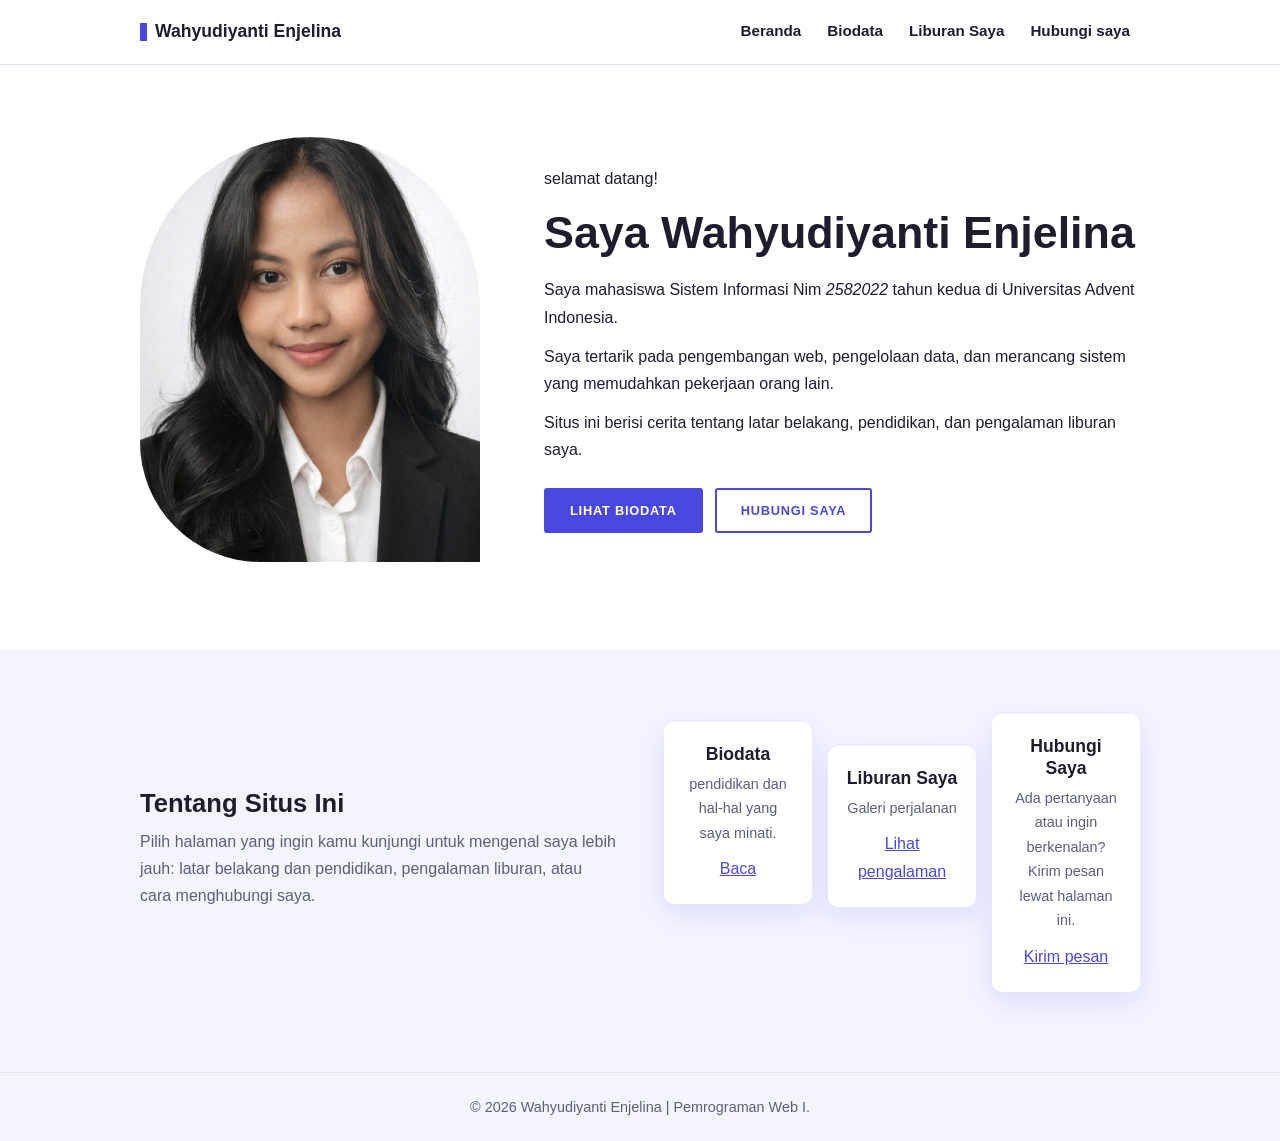
<file: index.html>
<!DOCTYPE html> 
<html lang="id"> 
    <head> 
        <meta charset="UTF-8"> 
        <meta name="viewport" content="width=device-width, initial-scale=1.0"> 
        <meta name="description" content="situs web pribadi Wahyudiyanti Enjelina, Mahasiswa Sistem Informasi">
        <title>Beranda | Wahyudiyanti Enjelina</title> 
        <link rel="stylesheet" href="style.css">
    </head> 
    
    <body> 
        <header class="site-header">
          <div class="container header-isi">
          <a href="index.html" class="logo">Wahyudiyanti Enjelina</a>
            <nav aria-label="Navigasi utama">
                <ul class="menu">
                    <li><a href="index.html">Beranda</a></li>
                    <li><a href="biodata.html">Biodata</a></li>
                    <li><a href="myHoliday.html">Liburan Saya</a></li>
                    <li><a href="contact.html">Hubungi saya</a></li>
                </ul>
            </nav>
          </div>
        </header>

<main>
    <section class="hero">
      <div class="container hero-isi">

         <figure class="hero-foto">
          <img src="foto-profile.jpg"
               alt="foto profil Wahyudiyanti Enjelina"
               width="400" height="500">
        </figure>

        <div class="hero-teks">
          <p>selamat datang!</p>
          <h1>Saya Wahyudiyanti Enjelina</h1>
          <p>
            Saya mahasiswa Sistem Informasi Nim <i>2582022</i> tahun kedua di Universitas Advent Indonesia.
            <p>Saya tertarik pada pengembangan web, pengelolaan data, dan
            merancang sistem yang memudahkan pekerjaan orang lain.
            </p>
            <p>
            Situs ini berisi cerita tentang latar belakang, pendidikan,
            dan pengalaman liburan saya.
          </p>
          <div class="tombol-grup">
            <a href="biodata.html" class="tombol">Lihat Biodata</a>
            <a href="contact.html" class="tombol tombol-kedua">Hubungi Saya</a>
          </div>
        </div>
 
      </div>
    </section>

<section class="tentang-ringkas">
      <div class="container tentang-grid">

        <div class="tentang-teks">
        <h2>Tentang Situs Ini</h2>
        <p class="sub">Pilih halaman yang ingin kamu kunjungi untuk mengenal saya lebih
            jauh: latar belakang dan pendidikan, pengalaman liburan, atau
            cara menghubungi saya.</p>
        </div>

        <div class="kartu-menu">
          <article class="kartu-menu-item">
            <h3>Biodata</h3>
            <p>pendidikan dan hal-hal yang saya minati.</p>
            <a href="biodata.html">Baca</a>
          </article>
          <article class="kartu-menu-item">
            <h3>Liburan Saya</h3>
            <p>Galeri perjalanan</p>
            <a href="myHoliday.html">Lihat pengalaman</a>
          </article>
          <article class="kartu-menu-item">
            <h3>Hubungi Saya</h3>
            <p>Ada pertanyaan atau ingin berkenalan? Kirim pesan lewat halaman ini.</p>
            <a href="contact.html">Kirim pesan</a>
          </article>
        </div>

      </div>
    </section>
 
  </main>

  <footer class="site-footer">
    <div class="container">
      <p>&copy; 2026 Wahyudiyanti Enjelina | Pemrograman Web I.</p>
    </div>
  </footer>
 
</body>
</html>
</file>
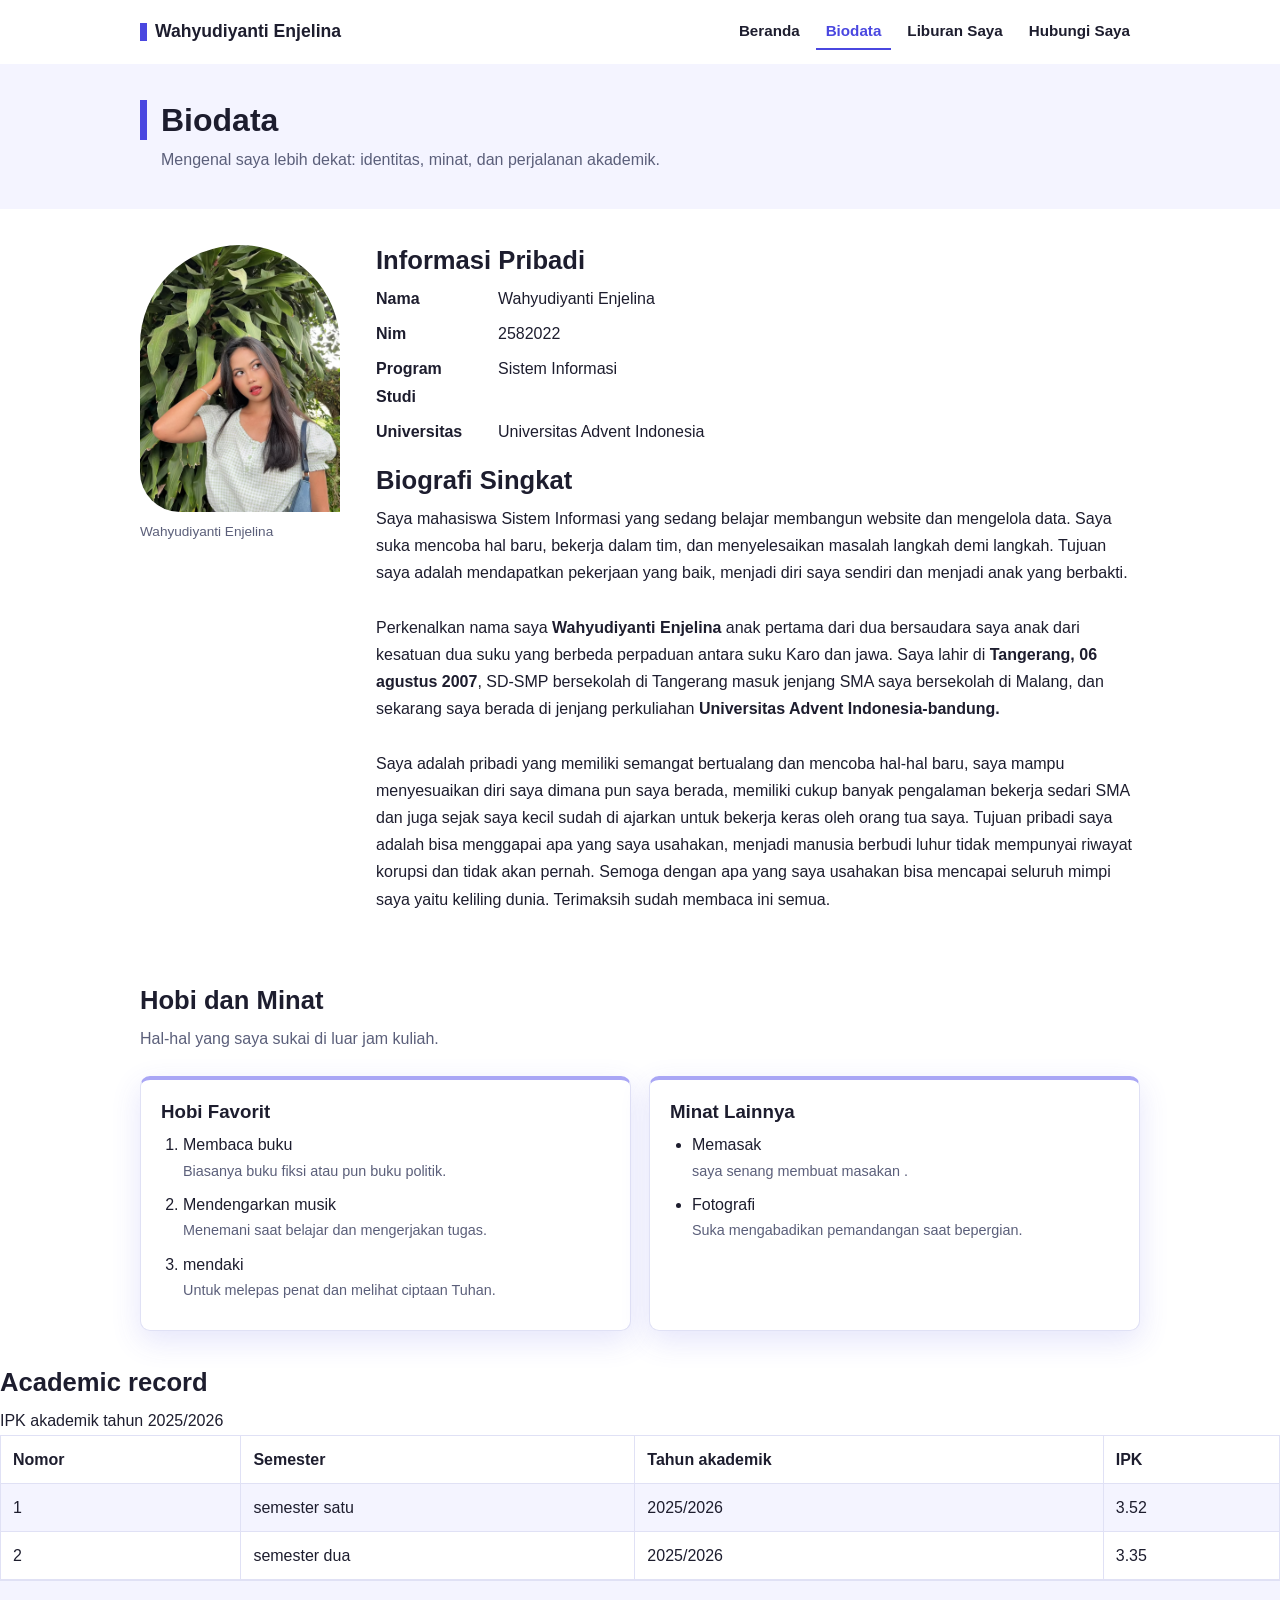
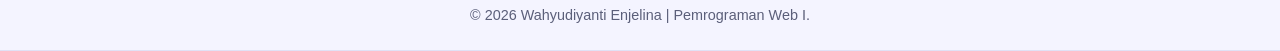
<file: biodata.html>
<!DOCTYPE html>
<html lang="id">
    <head>
        <meta charset="UTF-8">
        <meta name="viewport" content="width=device-width, initial-scale=1">
        <meta name="description" content="Biodata, hobi, dan informasi akademik Nama Lengkap Kamu.">
        <title>Biodata | Wahyudiyanti Enjelina</title>
        <link rel="stylesheet" href="style.css">
    </head>
<body>
    <header class="site-header">
    <div class="container header-isi">
      <a href="index.html" class="logo">Wahyudiyanti Enjelina</a>
      <nav aria-label="Navigasi utama">
        <ul class="menu">
          <li><a href="index.html">Beranda</a></li>
          <li><a href="biodata.html" aria-current="page">Biodata</a></li>
          <li><a href="myHoliday.html">Liburan Saya</a></li>
          <li><a href="contact.html">Hubungi Saya</a></li>
        </ul>
      </nav>
    </div>
</body>

    <main>
         <section class="judul-halaman">
      <div class="container">
        <h1>Biodata</h1>
        <p>Mengenal saya lebih dekat: identitas, minat, dan perjalanan akademik.</p>
    </div>
    </section>
<section class="bagian">
      <div class="container biodata-profil">
 
        <figure class="foto-biodata">
             <img src="enjelina-cantik.jpeg"
               alt="Wahyudiyanti Enjelina"
               width="300" height="400">
          <figcaption>Wahyudiyanti Enjelina</figcaption>
        </figure>

        <div>
            <h2>Informasi Pribadi</h2>
          <dl class="data-diri">
            <dt>Nama</dt>
            <dd>Wahyudiyanti Enjelina</dd>
            <dt>Nim</dt>
            <dd>2582022</dd>
            <dt>Program Studi</dt>
            <dd>Sistem Informasi</dd>
            <dt>Universitas</dt>
            <dd>Universitas Advent Indonesia</dd>
          </dl>

          <h2>Biografi Singkat</h2>
          <p>
                Saya mahasiswa Sistem Informasi yang sedang belajar membangun
            website dan mengelola data. Saya suka mencoba hal baru, bekerja
            dalam tim, dan menyelesaikan masalah langkah demi langkah.
            Tujuan saya adalah mendapatkan pekerjaan yang baik, menjadi diri saya sendiri
            dan menjadi anak yang berbakti.</p>
            <br>
        
            <p>
                    Perkenalkan nama saya <b>Wahyudiyanti Enjelina</b> anak pertama dari dua bersaudara
                saya anak dari kesatuan dua suku yang berbeda perpaduan antara suku Karo dan jawa.
                Saya lahir di <b>Tangerang, 06 agustus 2007</b>, SD-SMP bersekolah di Tangerang
                masuk jenjang SMA saya bersekolah di Malang, dan sekarang saya berada di jenjang perkuliahan
                <b>Universitas Advent Indonesia-bandung.</b>
          </p>
          <br>

          <p>
                Saya adalah pribadi yang memiliki semangat bertualang dan mencoba hal-hal baru,
            saya mampu menyesuaikan diri saya dimana pun saya berada, memiliki cukup banyak 
            pengalaman bekerja sedari SMA dan juga sejak saya kecil sudah di ajarkan untuk bekerja 
            keras oleh orang tua saya.
            Tujuan pribadi saya adalah bisa menggapai apa yang saya usahakan, menjadi manusia berbudi luhur
            tidak mempunyai riwayat korupsi dan tidak akan pernah. Semoga dengan apa yang saya usahakan bisa mencapai
            seluruh mimpi saya yaitu keliling dunia. Terimaksih sudah membaca ini semua.
          </p>
        </div>
      </div>
</section>

<section class="bagian">
      <div class="container">
        <h2>Hobi dan Minat</h2>
        <p class="sub">Hal-hal yang saya sukai di luar jam kuliah.</p>
 
        <div class="hobi-grid">
 
          <article class="kartu">
            <h3>Hobi Favorit</h3>
            <!-- Daftar berurutan -->
            <ol>
              <li>Membaca buku <span>Biasanya buku fiksi atau pun buku politik.</span></li>
              <li>Mendengarkan musik <span>Menemani saat belajar dan mengerjakan tugas.</span></li>
              <li>mendaki <span>Untuk melepas penat dan melihat ciptaan Tuhan.</span></li>
            </ol>
          </article>
 
          <article class="kartu">
            <h3>Minat Lainnya</h3>
            <ul>
              <li>Memasak <span>saya senang membuat masakan .</span></li>
              <li>Fotografi <span>Suka mengabadikan pemandangan saat bepergian.</span></li>
            </ul>
          </article>
 
        </div>
      </div>
    </section>

      <section id="Academic">
                <h2>Academic record</h2>
                <p>IPK akademik tahun 2025/2026</p>
                <div class="table-container">
               <table>
        <tr>
            <th>Nomor</th>
            <th>Semester</th>
            <th>Tahun akademik</th>
            <th>IPK</th>
        </tr>
        <tr>
            <td>1</td>
            <td>semester satu</td>
            <td>2025/2026</td>
            <td>3.52</td>
        </tr>
        <tr>
            <td>2</td>
            <td>semester dua</td>
            <td>2025/2026</td>
            <td>3.35</td>
        </tr>
            </table>
        </div>
    </section>

    </main>

    <footer class="site-footer">
    <div class="container">
      <p>&copy; 2026 Wahyudiyanti Enjelina | Pemrograman Web I.</p>
    </div>
  </footer>
 
</body>
</html>
</file>
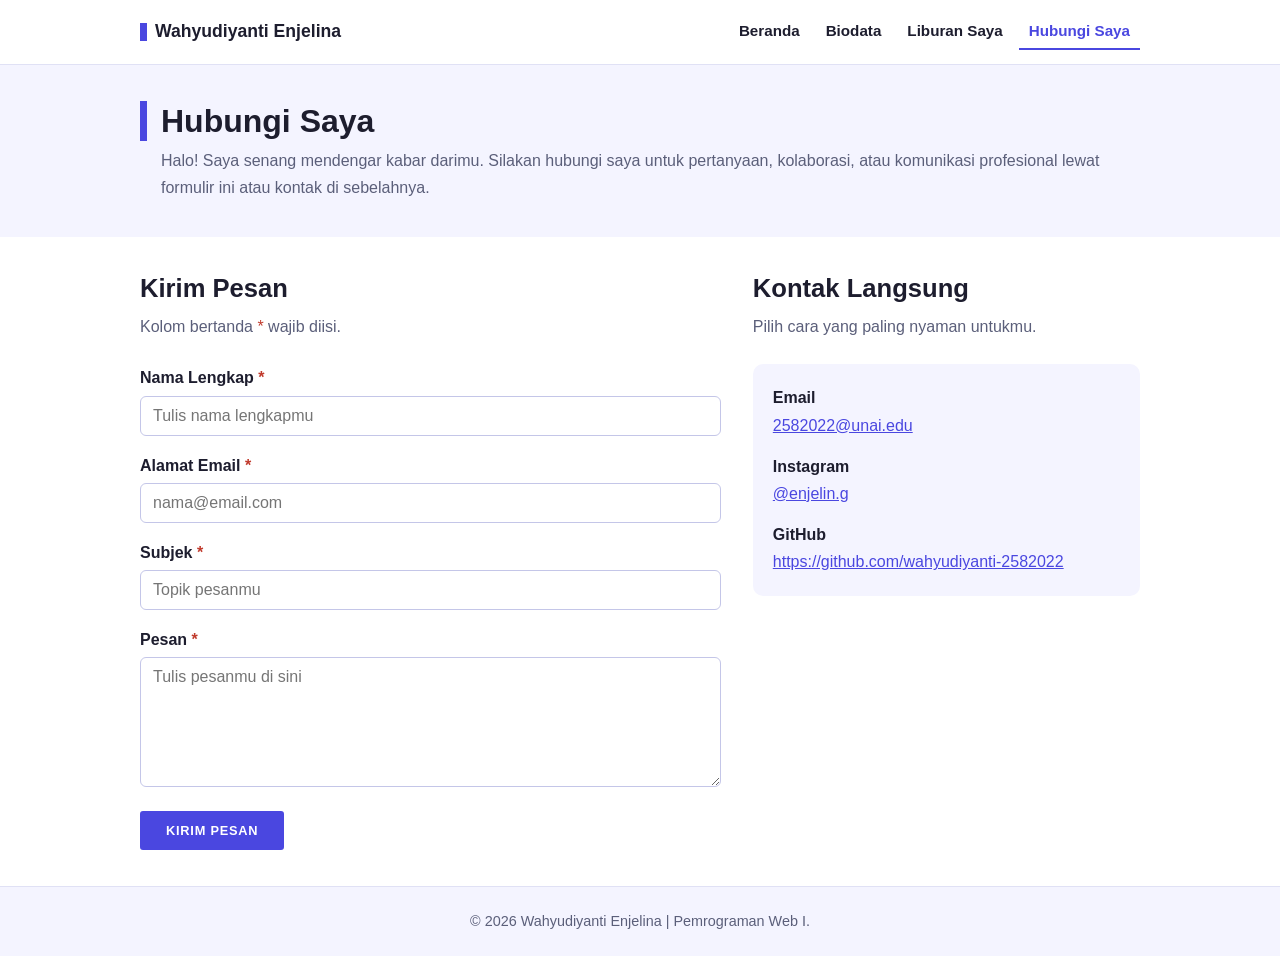
<file: contact.html>
<!DOCTYPE html>
<html lang="id">
<head>
  <meta charset="UTF-8">
  <meta name="viewport" content="width=device-width, initial-scale=1">
  <meta name="description" content="Hubungi Wahyudiyanti Enjelina lewat formulir, email, atau media sosial.">
  <title>Hubungi Saya | Wahyudiyanti Enjelina</title>
  <link rel="stylesheet" href="style.css">
</head>
<body>

  <header class="site-header">
    <div class="container header-isi">
      <a href="index.html" class="logo">Wahyudiyanti Enjelina</a>
      <nav aria-label="Navigasi utama">
        <ul class="menu">
          <li><a href="index.html">Beranda</a></li>
          <li><a href="biodata.html">Biodata</a></li>
          <li><a href="myHoliday.html">Liburan Saya</a></li>
          <li><a href="contact.html" aria-current="page">Hubungi Saya</a></li>
        </ul>
      </nav>
    </div>
  </header>

  <main>

    <section class="judul-halaman">
      <div class="container">
        <h1>Hubungi Saya</h1>
        <p>
          Halo! Saya senang mendengar kabar darimu. Silakan hubungi saya
          untuk pertanyaan, kolaborasi, atau komunikasi profesional lewat
          formulir ini atau kontak di sebelahnya.
        </p>
      </div>
    </section>

    <section class="bagian">
      <div class="container kontak-layout">

        <div>
          <h2>Kirim Pesan</h2>
          <p class="sub">Kolom bertanda <span class="wajib">*</span> wajib diisi.</p>

          <!-- Ganti email@contoh.com dengan emailmu.
               Saat dikirim, aplikasi email di perangkat pengunjung akan terbuka. -->
          <form action="mailto:2582022@unai.edu" method="post" enctype="text/plain">

            <div class="form-grup">
              <label for="nama">Nama Lengkap <span class="wajib">*</span></label>
              <input type="text" id="nama" name="nama" required minlength="3" maxlength="50"
                     placeholder="Tulis nama lengkapmu">
            </div>

            <div class="form-grup">
              <label for="email">Alamat Email <span class="wajib">*</span></label>
              <input type="email" id="email" name="email" required
                     placeholder="nama@email.com">
            </div>

            <div class="form-grup">
              <label for="subjek">Subjek <span class="wajib">*</span></label>
              <input type="text" id="subjek" name="subjek" required minlength="3"
                     placeholder="Topik pesanmu">
            </div>

            <div class="form-grup">
              <label for="pesan">Pesan <span class="wajib">*</span></label>
              <textarea id="pesan" name="pesan" rows="6" required minlength="10" maxlength="500"
                        placeholder="Tulis pesanmu di sini"></textarea>
            </div>

            <button type="submit" class="tombol">Kirim Pesan</button>
          </form>
        </div>

        <!-- ===== INFORMASI KONTAK ===== -->
        <aside>
          <h2>Kontak Langsung</h2>
          <p class="sub">Pilih cara yang paling nyaman untukmu.</p>

          <ul class="info-kontak">
            <li>
              <strong>Email</strong>
              <a href="mailto:2582022@unai.edu">2582022@unai.edu</a>
            </li>
            <li>
              <strong>Instagram</strong>
              <a href="https://www.instagram.com/enjelin.g/" target="_blank" rel="noopener noreferrer">@enjelin.g</a>
            </li>
            <li>
              <strong>GitHub</strong>
              <a href="https://github.com/wahyudiyanti-2582022" target="_blank" rel="noopener noreferrer">https://github.com/wahyudiyanti-2582022</a>
            </li>
          </ul>
        </aside>

      </div>
    </section>

  </main>

  <footer class="site-footer">
    <div class="container">
      <p>&copy; 2026 Wahyudiyanti Enjelina | Pemrograman Web I.</p>
    </div>
  </footer>

</body>
</html>
</file>
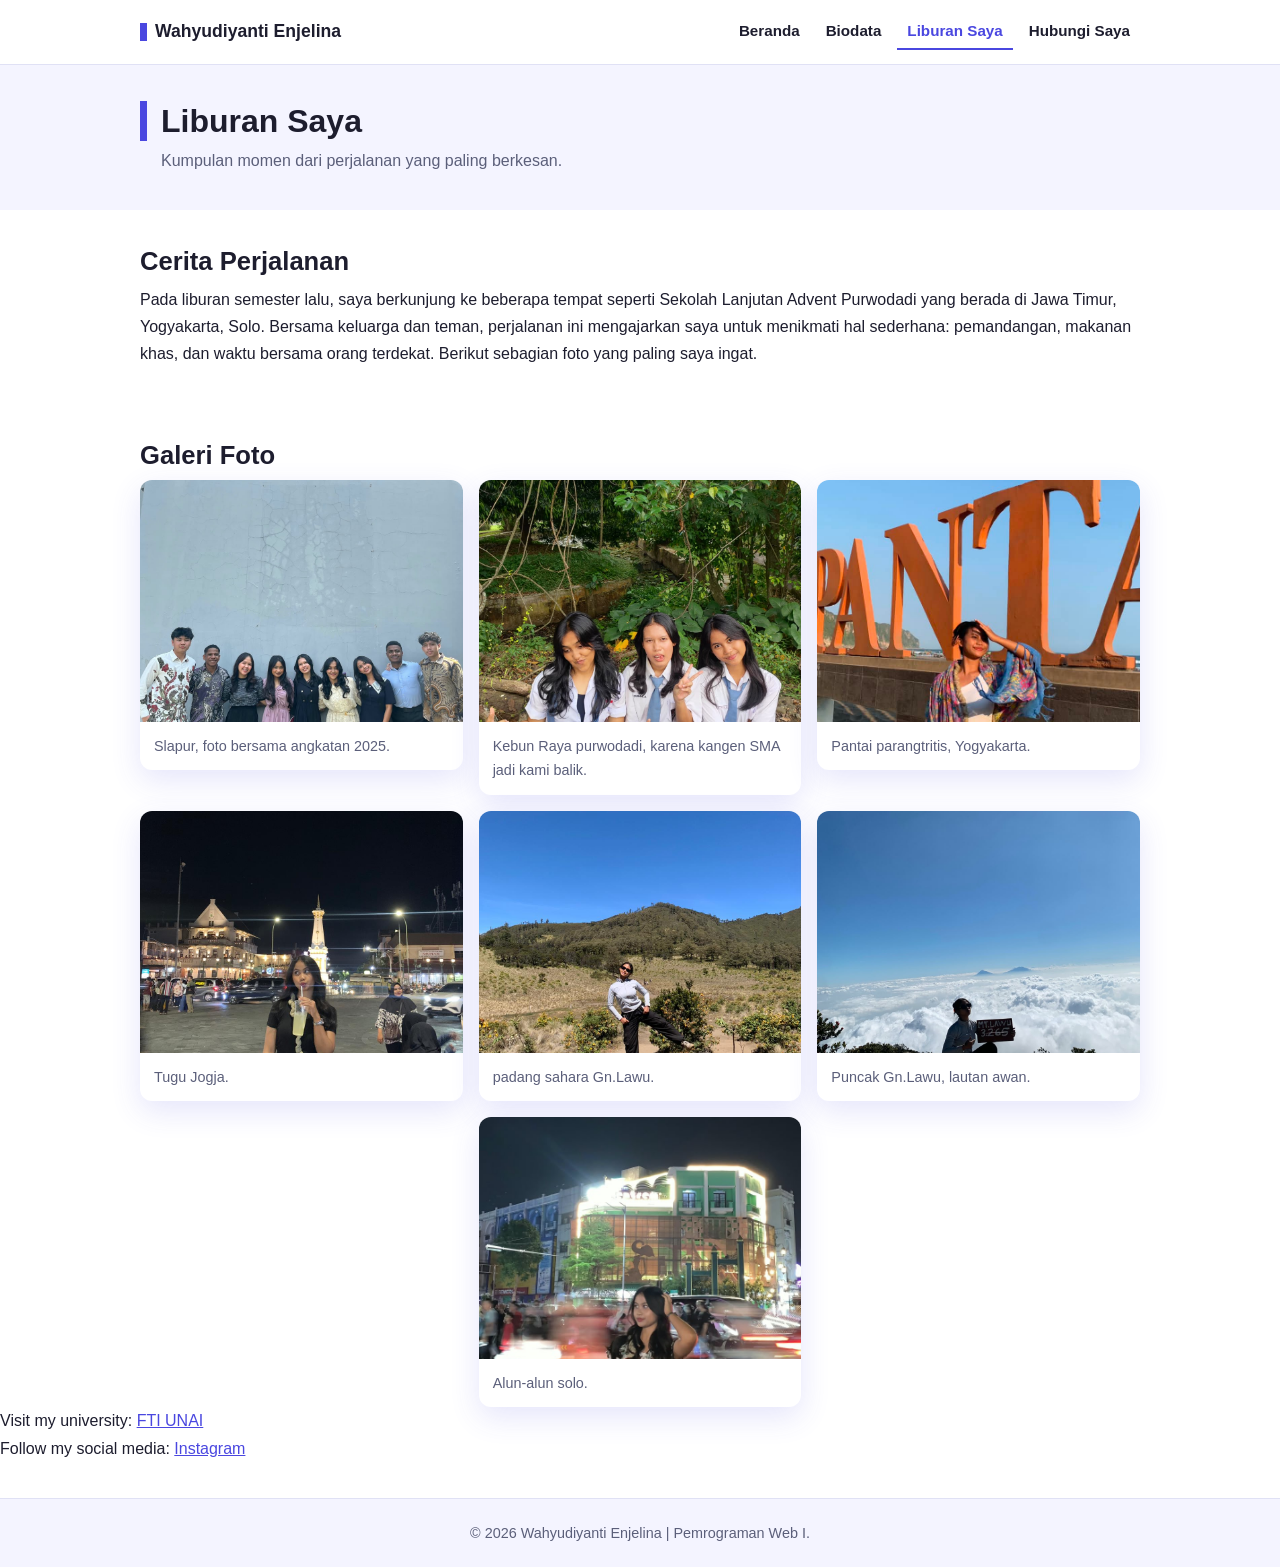
<file: myHoliday.html>
<!DOCTYPE html>
<html lang="id">
<head>
  <meta charset="UTF-8">
  <meta name="viewport" content="width=device-width, initial-scale=1">
  <meta name="description" content="Galeri foto pengalaman liburan Nama Lengkap Kamu.">
  <title>Liburan Saya | Wahyudiyanti Enjelina</title>
  <link rel="stylesheet" href="style.css">
</head>
<body>
 
  <header class="site-header">
    <div class="container header-isi">
      <a href="index.html" class="logo"> Wahyudiyanti Enjelina </a>
      <nav aria-label="Navigasi utama">
        <ul class="menu">
          <li><a href="index.html">Beranda</a></li>
          <li><a href="biodata.html">Biodata</a></li>
          <li><a href="myHoliday.html" aria-current="page">Liburan Saya</a></li>
          <li><a href="contact.html">Hubungi Saya</a></li>
        </ul>
      </nav>
    </div>
  </header>
 
  <main>
 
    <section class="judul-halaman">
      <div class="container">
        <h1>Liburan Saya</h1>
        <p>Kumpulan momen dari perjalanan yang paling berkesan.</p>
      </div>
    </section>
 
    <section class="bagian">
      <div class="container">
        <h2>Cerita Perjalanan</h2>
        <p>
          Pada liburan semester lalu, saya berkunjung ke beberapa tempat seperti 
          Sekolah Lanjutan Advent Purwodadi yang berada di Jawa Timur, Yogyakarta, Solo.
          Bersama keluarga dan teman, perjalanan ini mengajarkan saya untuk
          menikmati hal sederhana: pemandangan, makanan khas, dan waktu
          bersama orang terdekat. Berikut sebagian foto yang paling saya
          ingat.
        </p>
      </div>
    </section>
 
    <section class="bagian">
      <div class="container">
        <h2>Galeri Foto</h2>
 
        <div class="galeri">
 
          <figure class="galeri-item">
            <img src="enjelina-salpur-26.jpeg" alt="Slapur, Awal liburan" width="800" height="600">
            <figcaption>Slapur, foto bersama angkatan 2025.</figcaption>
          </figure>
 
          <figure class="galeri-item">
            <img src="enjelina-kita.jpeg" alt="Deskripsikan isi foto 2" width="800" height="600">
            <figcaption>Kebun Raya purwodadi, karena kangen SMA jadi kami balik.</figcaption>
          </figure>
 
          <figure class="galeri-item">
            <img src="enjelina-pantai.jpeg" alt="Deskripsikan isi foto 3" width="800" height="600">
            <figcaption>Pantai parangtritis, Yogyakarta.</figcaption>
          </figure>
 
          <figure class="galeri-item">
            <img src="enjelina-jogja.jpeg" alt="Deskripsikan isi foto 4" width="800" height="600">
            <figcaption>Tugu Jogja.</figcaption>
          </figure>
 
          <figure class="galeri-item">
            <img src="enjelina-gokil.jpeg" alt="Deskripsikan isi foto 5" width="800" height="600">
            <figcaption>padang sahara Gn.Lawu.</figcaption>
          </figure>
 
          <figure class="galeri-item">
            <img src="enjelina-lawu-sky.jpeg" alt="Deskripsikan isi foto 6" width="800" height="600">
            <figcaption>Puncak Gn.Lawu, lautan awan.</figcaption>
          </figure>
 
          <figure class="galeri-item">
            <img src="enjelina-solo.jpeg" alt="Deskripsikan isi foto 7" width="800" height="600">
            <figcaption>Alun-alun solo.</figcaption>
          </figure>
 
        </div>
      </div>
      <p>
        Visit my university:
        <a href="https://fti.unai.edu" target="_blank">
            FTI UNAI
        </a>
    </p>

     <p>
        Follow my social media:
        <a href="https://www.instagram.com/enjelin.g/" target="_blank">
            Instagram
        </a>
    </p>
    </section>
 
  </main>
 
  <footer class="site-footer">
    <div class="container">
      <p>&copy; 2026 Wahyudiyanti Enjelina | Pemrograman Web I.</p>
    </div>
  </footer>
 
</body>
</html>
</file>
<file: style.css>
:root {
  --warna-utama: #4a47e0;        /* indigo: tombol, logo, link */
  --warna-utama-gelap: #3532b8;
  --warna-sorot: #a9a6f5;        /* lavender: aksen */
  --warna-teks: #1d1d2e;
  --warna-redup: #5b5f7a;
  --warna-latar: #f4f4ff;        /* latar bagian lavender muda */
  --warna-putih: #ffffff;
  --warna-garis: #e0e1f5;
  --bayangan: 0 10px 30px rgba(74, 71, 224, 0.14);
 
  --font-judul: "Josefin Sans", "Trebuchet MS", Arial, sans-serif;
  --font-isi: "Nunito", "Segoe UI", Tahoma, Arial, sans-serif;
}
 
/* ---------- 2. Reset sederhana + Box Model ---------- */
* {
  box-sizing: border-box; /* padding & border dihitung di dalam lebar elemen */
  margin: 0;
  padding: 0;
}
 
body {
  font-family: var(--font-isi);
  color: var(--warna-teks);
  background-color: var(--warna-putih);
  line-height: 1.7;
}
 
/* Gambar responsif: tidak pernah melebihi lebar wadahnya */
img {
  max-width: 100%;
  height: auto;
  display: block;
}
 
a {
  color: var(--warna-utama);
}
 
/* Wadah untuk membatasi lebar konten dan memberi jarak kiri-kanan */
.container {
  width: 100%;
  max-width: 1040px;
  margin: 0 auto;
  padding: 0 20px;
}
 
h1, h2, h3 {
  font-family: var(--font-judul);
  line-height: 1.25;
}
 
h2 {
  font-size: 1.6rem;
  margin-bottom: 8px;
}
 
.sub {
  color: var(--warna-redup);
  margin-bottom: 24px;
}
 
/* ---------- 3. Header & navigasi (Flexbox) ---------- */
.site-header {
  background-color: var(--warna-putih);
  border-bottom: 1px solid var(--warna-garis);
}
 
.header-isi {
  display: flex;
  flex-direction: column;   /* HP: logo di atas, menu di bawah */
  align-items: center;
  gap: 8px;
  padding-top: 14px;
  padding-bottom: 14px;
}
 
.logo {
  display: flex;
  align-items: center;
  gap: 8px;
  font-family: var(--font-judul);
  font-size: 1.1rem;
  font-weight: 700;
  text-decoration: none;
  color: var(--warna-teks);
}
 
/* Batang kecil berwarna di samping logo */
.logo::before {
  content: "";
  width: 7px;
  height: 18px;
  background-color: var(--warna-utama);
}
 
.menu {
  list-style: none;
  display: flex;
  flex-wrap: wrap;          /* menu turun ke baris baru kalau sempit */
  justify-content: center;
  gap: 4px 6px;
}
 
.menu a {
  display: block;
  padding: 4px 10px;
  font-family: var(--font-judul);
  font-size: 0.95rem;
  font-weight: 700;
  text-decoration: none;
  color: var(--warna-teks);
  border-bottom: 2px solid transparent;
}
 
.menu a:hover,
.menu a[aria-current="page"] {
  color: var(--warna-utama);
  border-bottom-color: var(--warna-utama);
}
 
a:focus-visible {
  outline: 3px solid var(--warna-sorot);
  outline-offset: 2px;
}
 
/* ---------- 4. Bagian utama / Hero ---------- */
.hero {
  background-color: var(--warna-putih);
  padding: 40px 0 56px;
}
 
.hero-isi {
  display: flex;
  flex-direction: column;   /* HP: foto di atas, teks di bawah */
  align-items: center;
  gap: 32px;
}
 
/* Foto berbentuk lengkung (arch) dengan latar gradasi lavender */
.hero-foto {
  width: 260px;
  aspect-ratio: 4 / 5;
  background: linear-gradient(180deg, #e6e7ff 0%, var(--warna-sorot) 100%);
  border-radius: 130px 130px 0 90px;  /* kiri-atas, kanan-atas, kanan-bawah, kiri-bawah */
  overflow: hidden;
  flex-shrink: 0;
}
 
.hero-foto img {
  width: 100%;
  height: 100%;
  object-fit: cover;        /* foto dipotong rapi, tidak gepeng */
}
 
.hero-teks h1 {
  font-size: 2.2rem;
  margin-bottom: 16px;
}
 
.hero-teks p {
  margin-bottom: 12px;
}
 
/* ---------- 5. Tombol / Call-to-action ---------- */
.tombol-grup {
  display: flex;
  flex-wrap: wrap;
  gap: 12px;
  margin-top: 24px;
}
 
.tombol {
  display: inline-block;
  padding: 10px 24px;
  background-color: var(--warna-utama);
  color: var(--warna-putih);
  text-decoration: none;
  text-transform: uppercase;
  letter-spacing: 0.06em;
  font-size: 0.8rem;
  font-weight: 700;
  border-radius: 3px;
  border: 2px solid var(--warna-utama);
}
 
.tombol:hover {
  background-color: var(--warna-utama-gelap);
  border-color: var(--warna-utama-gelap);
}
 
.tombol-kedua {
  background-color: transparent;
  color: var(--warna-utama);
}
 
.tombol-kedua:hover {
  color: var(--warna-putih);
}
 
/* ---------- 6. Sekilas tentang saya (CSS Grid) ---------- */
.tentang-ringkas {
  background-color: var(--warna-latar);
  padding: 56px 0;
}
 
.tentang-grid {
  display: grid;
  grid-template-columns: 1fr;   /* HP: 1 kolom */
  gap: 32px;
}
 
.kartu-menu {
  display: grid;
  grid-template-columns: 1fr;
  gap: 16px;
}
 
.kartu-menu-item {
  background-color: var(--warna-putih);
  border-radius: 10px;
  padding: 22px 18px;
  text-align: center;
  box-shadow: var(--bayangan);
}
 
.kartu-menu-item h3 {
  font-size: 1.1rem;
  margin-bottom: 6px;
}
 
.kartu-menu-item p {
  font-size: 0.9rem;
  color: var(--warna-redup);
  margin-bottom: 10px;
}
 
/* ---------- 7. Kartu umum (dipakai di halaman Biodata) ---------- */
.kartu {
  background-color: var(--warna-putih);
  border: 1px solid var(--warna-garis);
  border-top: 4px solid var(--warna-sorot);
  border-radius: 10px;
  padding: 20px;
  box-shadow: var(--bayangan);
}
 
.kartu h3 {
  margin-bottom: 8px;
}
 
.kartu p {
  color: var(--warna-redup);
  margin-bottom: 12px;
}
 
/* ---------- 8. Footer ---------- */
.site-footer {
  background-color: var(--warna-latar);
  border-top: 1px solid var(--warna-garis);
  color: var(--warna-redup);
  text-align: center;
  padding: 22px 0;
  font-size: 0.9rem;
}
 
/* ---------- 9. Judul halaman (halaman Biodata, Liburan, Kontak) ---------- */
.judul-halaman {
  background-color: var(--warna-latar);
  padding: 36px 0;
}
 
.judul-halaman h1 {
  font-size: 2rem;
  margin-bottom: 6px;
  padding-left: 14px;
  border-left: 7px solid var(--warna-utama);  /* batang aksen seperti logo */
}
 
.judul-halaman p {
  color: var(--warna-redup);
  padding-left: 21px;
}
 
.bagian {
  padding: 36px 0;
}
 
/* ---------- 10. Halaman Biodata ---------- */
.biodata-profil {
  display: grid;
  grid-template-columns: 1fr;   /* HP: foto di atas, data di bawah */
  gap: 24px;
}
 
.foto-biodata {
  width: 100%;
  max-width: 200px;             /* syarat tugas: lebar maksimum 200px */
}
 
.foto-biodata img {
  width: 100%;
  aspect-ratio: 3 / 4;          /* syarat tugas: rasio 3:4 */
  object-fit: cover;
  border-radius: 100px 100px 0 40px;   /* bentuk lengkung senada beranda */
  background: linear-gradient(180deg, #e6e7ff 0%, var(--warna-sorot) 100%);
}
 
.foto-biodata figcaption {
  font-size: 0.85rem;
  color: var(--warna-redup);
  margin-top: 8px;
}
 
.data-diri {
  display: grid;
  grid-template-columns: 110px 1fr;
  gap: 8px 12px;
  margin-bottom: 20px;
}
 
.data-diri dt {
  font-weight: 700;
}
 
.hobi-grid {
  display: grid;
  grid-template-columns: 1fr;
  gap: 18px;
}
 
.kartu ol,
.kartu ul {
  padding-left: 22px;
}
 
.kartu li {
  margin-bottom: 8px;
}
 
.kartu li span {
  display: block;
  color: var(--warna-redup);
  font-size: 0.9rem;
}
 
/* Tabel akademik */
.tabel-wrapper {
  overflow-x: auto;             /* tabel bisa digeser di layar sempit */
}
 
table {
  width: 100%;
  border-collapse: collapse;
  background-color: var(--warna-putih);
}
 
caption {
  text-align: left;
  color: var(--warna-redup);
  padding-bottom: 8px;
}
 
th, td {
  padding: 10px 12px;
  border: 1px solid var(--warna-garis);
  text-align: left;
}
 
thead th {
  background-color: var(--warna-utama);
  color: var(--warna-putih);
}
 
tbody tr:nth-child(even) {
  background-color: var(--warna-latar);
}
 
.tengah {
  text-align: center;
}
 
/* ---------- 11. Halaman Liburan: galeri Flexbox ---------- */
.galeri {
  display: flex;
  flex-wrap: wrap;              /* foto turun ke baris baru otomatis */
  justify-content: center;      /* baris terakhir rata tengah */
  align-items: flex-start;
  gap: 16px;                    /* jarak antar foto */
}
 
.galeri-item {
  flex: 1 1 100%;               /* HP: 1 foto per baris */
  background-color: var(--warna-putih);
  border-radius: 12px;
  overflow: hidden;
  box-shadow: var(--bayangan);
}
 
.galeri-item img {
  width: 100%;
  aspect-ratio: 4 / 3;          /* semua foto ukuran seragam */
  object-fit: cover;            /* foto dipotong rapi, tidak gepeng */
}
 
.galeri-item figcaption {
  padding: 12px 14px;
  font-size: 0.9rem;
  color: var(--warna-redup);
}
 
/* ---------- 12. Halaman Kontak ---------- */
.kontak-layout {
  display: grid;
  grid-template-columns: 1fr;
  gap: 32px;
}
 
.form-grup {
  margin-bottom: 16px;
}
 
label {
  display: block;
  font-weight: 700;
  margin-bottom: 4px;
}
 
.wajib {
  color: #c0392b;
}
 
input,
textarea {
  width: 100%;
  padding: 10px 12px;
  font-family: inherit;
  font-size: 1rem;
  color: var(--warna-teks);
  background-color: var(--warna-putih);
  border: 1px solid #c4c6e8;
  border-radius: 6px;
}
 
textarea {
  resize: vertical;
}
 
input:focus-visible,
textarea:focus-visible,
button:focus-visible {
  outline: 3px solid var(--warna-sorot);
  outline-offset: 2px;
}
 
button.tombol {
  cursor: pointer;
  font-family: inherit;
}
 
.info-kontak {
  list-style: none;
  background-color: var(--warna-latar);
  border-radius: 10px;
  padding: 20px;
}
 
.info-kontak li {
  margin-bottom: 14px;
}
 
.info-kontak li:last-child {
  margin-bottom: 0;
}
 
.info-kontak strong {
  display: block;
  font-family: var(--font-judul);
}
 
@media (min-width: 600px) {
  .kartu-menu {
    grid-template-columns: repeat(3, 1fr);  /* 3 kartu sejajar */
    align-items: start;
  }
 
  /* Kartu dibuat naik-turun seperti di desain referensi */
  .kartu-menu-item:nth-child(2) {
    transform: translateY(24px);
  }
 
  .kartu-menu-item:nth-child(3) {
    transform: translateY(-8px);
  }
}
 
@media (min-width: 768px) {
  .header-isi {
    flex-direction: row;            /* logo kiri, menu kanan */
    justify-content: space-between;
  }
 
  .hero {
    padding: 72px 0 88px;
  }
 
  .hero-isi {
    flex-direction: row;            /* foto kiri, teks kanan */
    gap: 64px;
  }
 
  .hero-foto {
    width: 340px;
    border-radius: 170px 170px 0 120px;
  }
 
  .hero-teks {
    flex: 1;
  }
 
  .hero-teks h1 {
    font-size: 2.8rem;
  }
 
  .tentang-ringkas {
    padding: 72px 0;
  }
 
  .tentang-grid {
    grid-template-columns: 1fr 1fr; /* teks kiri, kartu kanan */
    align-items: center;
    gap: 48px;
  }
 
  .biodata-profil {
    grid-template-columns: 200px 1fr;   /* foto kiri, data kanan */
    gap: 36px;
  }
 
  .hobi-grid {
    grid-template-columns: repeat(2, 1fr);
  }
 
  .kontak-layout {
    grid-template-columns: 3fr 2fr;     /* form kiri, info kontak kanan */
  }
 
  .galeri-item {
    flex: 0 1 calc(50% - 8px);          /* 2 foto per baris */
  }
}

@media (min-width: 992px) {
  .galeri-item {
    flex: 0 1 calc((100% - 32px) / 3);  /* 3 foto per baris */
  }
}
</file>
